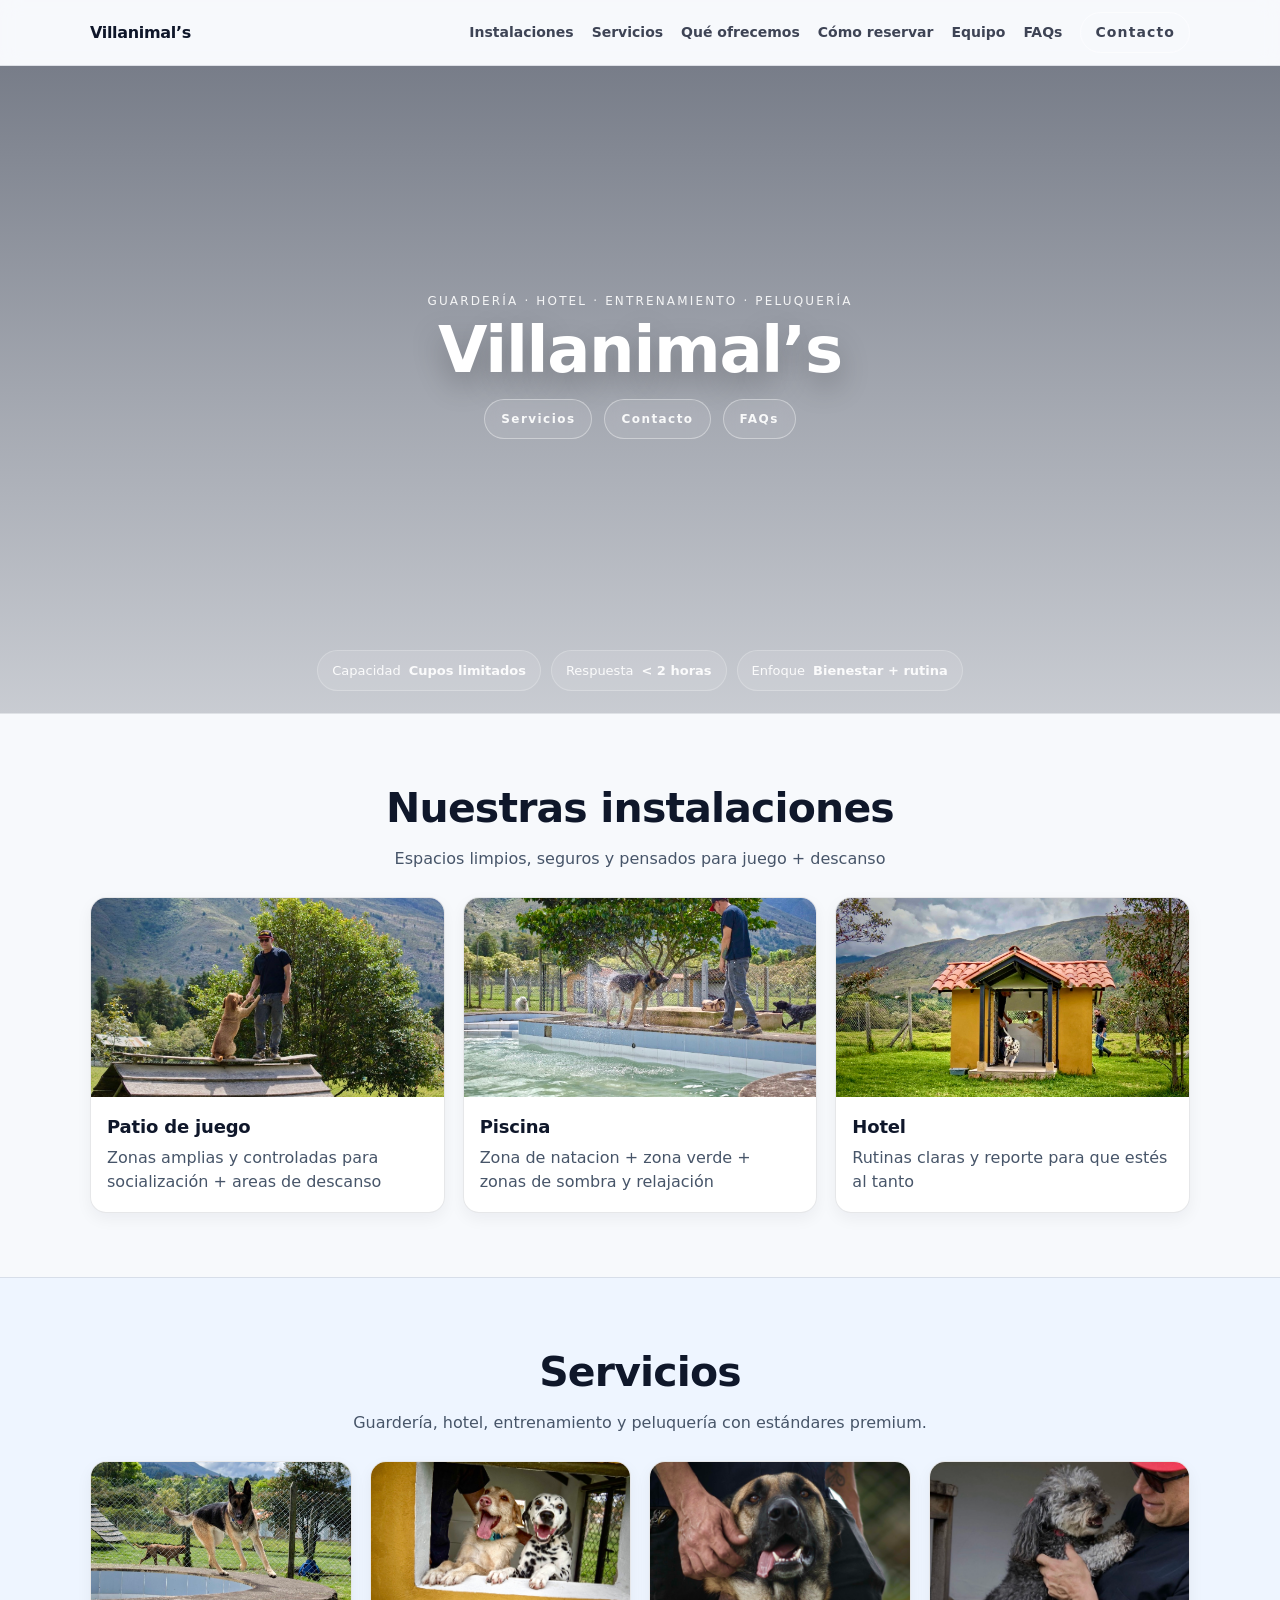
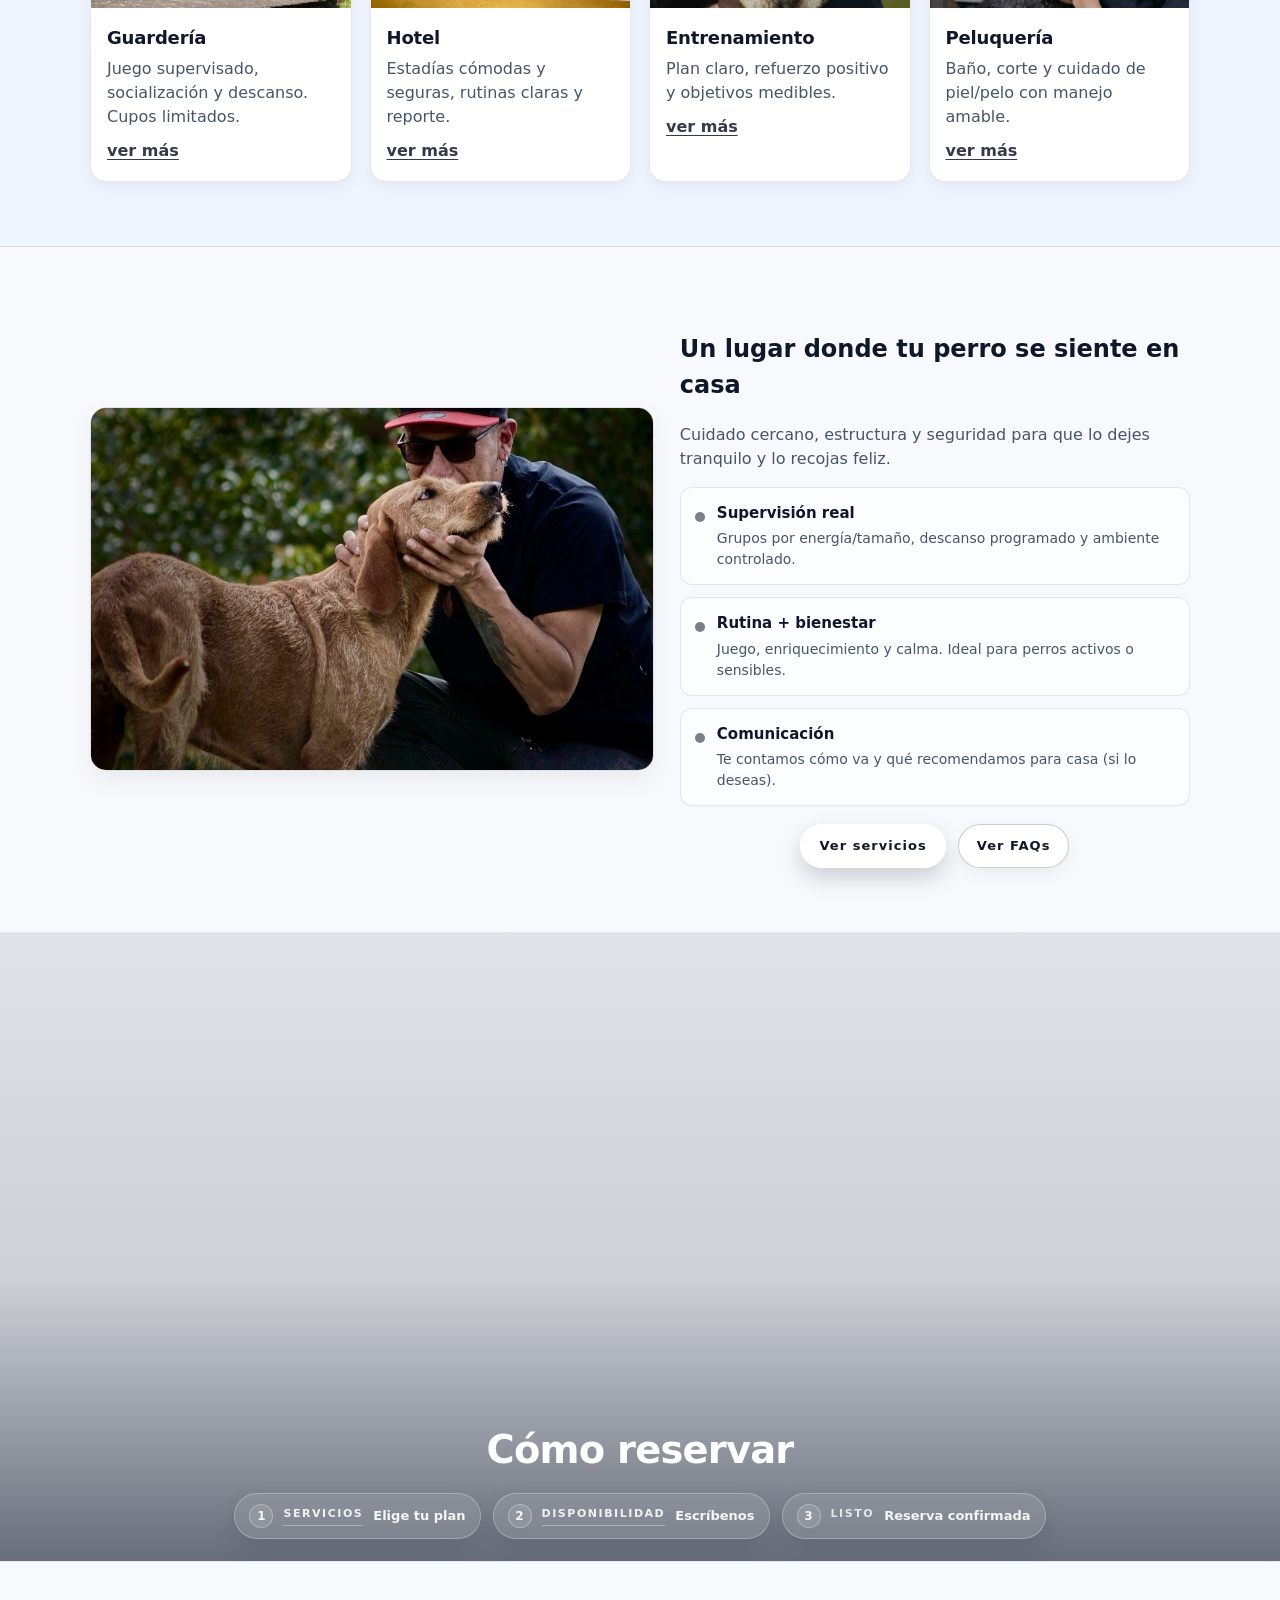
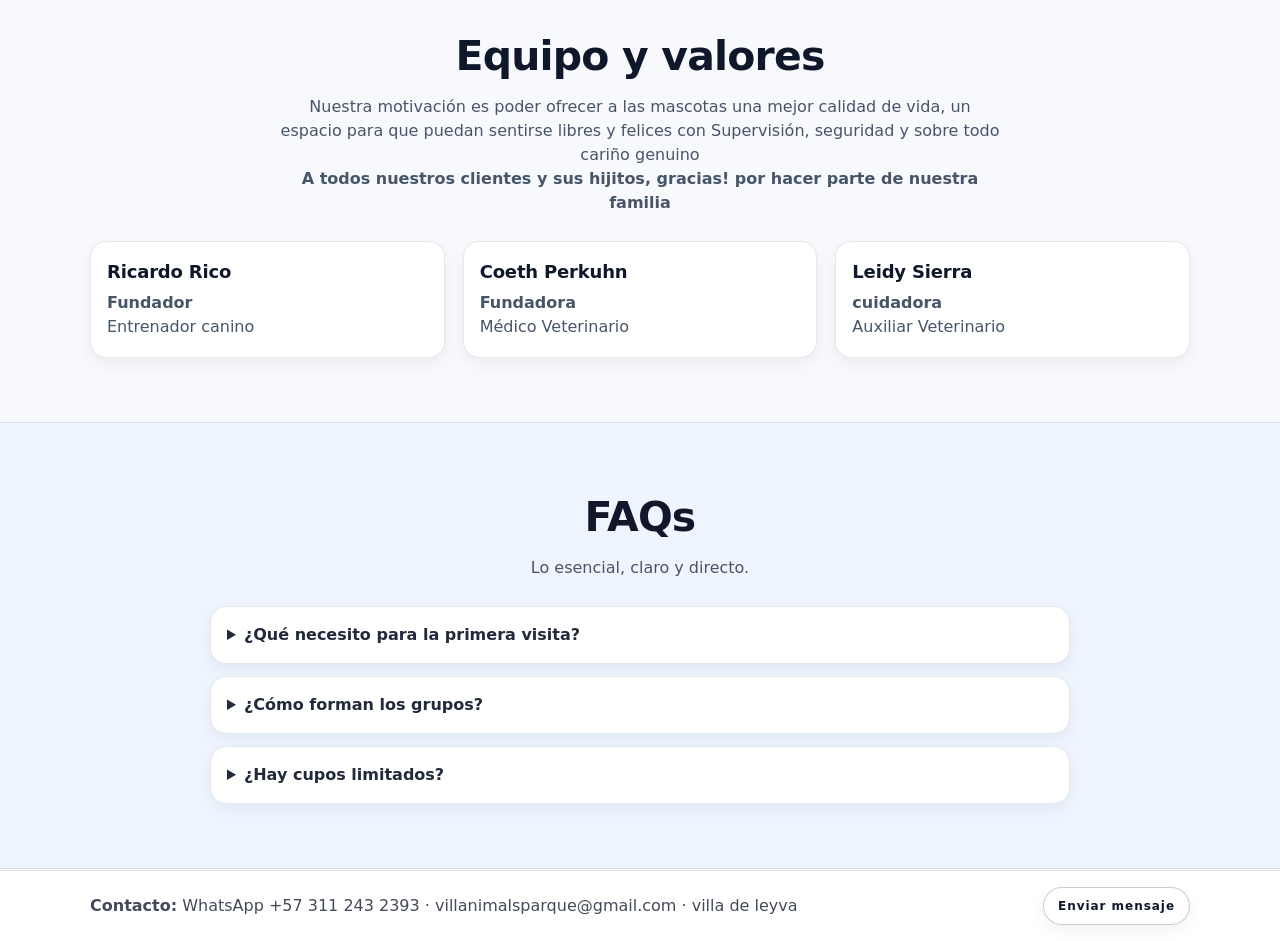
<file: index.html>
<!doctype html>
<html lang="es">
  <head>
    <meta charset="utf-8">
    <meta name="viewport" content="width=device-width, initial-scale=1">
    <title>Villanimal’s — Servicios</title>

    <!-- Conecta tu CSS -->
    <link rel="stylesheet" href="styles.css">
    <script src="reveal.js" defer></script>
    <link rel="preconnect" href="https://fonts.googleapis.com">
    <link rel="preconnect" href="https://fonts.gstatic.com" crossorigin>
    <link
      href="https://fonts.googleapis.com/css2?family=Fraunces:opsz,wght@9..144,600;9..144,800&display=swap"
      rel="stylesheet"
    >
  </head>

  <body>
    <!-- NAV (opcional, ancla a secciones) -->
    <nav class="topnav">
      <div class="container nav-inner">
        <a class="brand" href="#intro">Villanimal’s</a>
        <div class="nav-links">
          <a href="#instalaciones">Instalaciones</a>
          <a href="#servicios">Servicios</a>
          <a href="#ofrecemos">Qué ofrecemos</a>
          <a href="#como-reservar">Cómo reservar</a>
          <a href="#equipo">Equipo</a>
          <a href="#faqs">FAQs</a>
          <a class="btn btn--outline btn--sm" href="#contacto">Contacto</a>
        </div>
      </div>
    </nav>

    <!-- S1: INTRO (video fondo, como ya lo tienes) -->
    <header id="intro" class="hero">
      <video class="hero-video" autoplay muted loop playsinline>
        <source src="intro.mp4" type="video/mp4">
        Tu navegador no soporta video HTML5.
      </video>

      <div class="hero-overlay"></div>

      <div class="hero-content">
        <p class="kicker">GUARDERÍA · HOTEL · ENTRENAMIENTO · PELUQUERÍA</p>
        <h1>Villanimal’s</h1>

        <div class="hero-ctas">
          <a class="hero-btn" href="services.html">Servicios</a>
          <a
            class="hero-btn"
            href="https://wa.me/573112432393?text=Hola%20Villanimals%2C%20quiero%20reservar%20un%20servicio."
          >Contacto</a>
          <a class="hero-btn" href="#faqs">FAQs</a>
        </div>
      </div>

      <div class="hero-badges">
        <span class="badge">Capacidad <strong>Cupos limitados</strong></span>
        <span class="badge">Respuesta <strong>&lt; 2 horas</strong></span>
        <span class="badge">Enfoque <strong>Bienestar + rutina</strong></span>
      </div>
    </header>

    <!-- S2: NUESTRAS INSTALACIONES -->
    <section id="instalaciones" class="section">
      <div class="container">
        <header class="section-head">
          <h2>Nuestras instalaciones</h2>
          <p>Espacios limpios, seguros y pensados para juego + descanso</p>
        </header>

        <div class="grid grid-3">
          <article class="card card--media">
            <img src="inst1.jpg" alt="Patio de juego">
            <div class="card-body">
              <h3>Patio de juego</h3>
              <p>Zonas amplias y controladas para socialización + areas de descanso</p>
            </div>
          </article>

          <article class="card card--media">
            <img src="inst2.jpg" alt="Área de descanso">
            <div class="card-body">
              <h3>Piscina</h3>
              <p>Zona de natacion + zona verde + zonas de sombra y relajación</p>
            </div>
          </article>

          <article class="card card--media">
            <img src="inst3.jpg" alt="Hotel">
            <div class="card-body">
              <h3>Hotel</h3>
              <p>Rutinas claras y reporte para que estés al tanto</p>
            </div>
          </article>
        </div>
      </div>
    </section>

    <!-- S3: SERVICIOS -->
    <section id="servicios" class="section section--soft">
      <div class="container">
        <header class="section-head">
          <h2>Servicios</h2>
          <p>Guardería, hotel, entrenamiento y peluquería con estándares premium.</p>
        </header>

        <div class="grid grid-4">
          <article class="card card--service">
            <img src="guardp.jpg" alt="Guardería">
            <div class="card-body">
              <h3>Guardería</h3>
              <p>Juego supervisado, socialización y descanso. Cupos limitados.</p>
              <a class="link" href="services.html">ver más</a>
            </div>
          </article>

          <article class="card card--service">
            <img src="hotelp.jpg" alt="Hotel">
            <div class="card-body">
              <h3>Hotel</h3>
              <p>Estadías cómodas y seguras, rutinas claras y reporte.</p>
              <a class="link" href="services.html">ver más</a>
            </div>
          </article>

          <article class="card card--service">
            <img src="trainp.jpg" alt="Entrenamiento">
            <div class="card-body">
              <h3>Entrenamiento</h3>
              <p>Plan claro, refuerzo positivo y objetivos medibles.</p>
              <a class="link" href="services.html">ver más</a>
            </div>
          </article>

          <article class="card card--service">
            <img src="peluqp.jpg" alt="Peluquería">
            <div class="card-body">
              <h3>Peluquería</h3>
              <p>Baño, corte y cuidado de piel/pelo con manejo amable.</p>
              <a class="link" href="services.html">ver más</a>
            </div>
          </article>
        </div>
      </div>
    </section>

    <!-- S4: QUÉ OFRECEMOS -->
    <section id="ofrecemos" class="section">
      <div class="container split">
        <div class="split-media">
          <img class="media" src="encasa2.jpg" alt="Perros felices">
        </div>

        <div class="split-content">
          <h2>Un lugar donde tu perro se siente en casa</h2>
          <p class="muted">Cuidado cercano, estructura y seguridad para que lo dejes tranquilo y lo recojas feliz.</p>

          <div class="feature-list">
            <div class="feature">
              <span class="dot" aria-hidden="true"></span>
              <div>
                <h3>Supervisión real</h3>
                <p>Grupos por energía/tamaño, descanso programado y ambiente controlado.</p>
              </div>
            </div>

            <div class="feature">
              <span class="dot" aria-hidden="true"></span>
              <div>
                <h3>Rutina + bienestar</h3>
                <p>Juego, enriquecimiento y calma. Ideal para perros activos o sensibles.</p>
              </div>
            </div>

            <div class="feature">
              <span class="dot" aria-hidden="true"></span>
              <div>
                <h3>Comunicación</h3>
                <p>Te contamos cómo va y qué recomendamos para casa (si lo deseas).</p>
              </div>
            </div>
          </div>

          <div class="actions">
            <a class="btn btn--primary" href="#servicios">Ver servicios</a>
            <a class="btn btn--outline" href="#faqs">Ver FAQs</a>
          </div>
        </div>
      </div>
    </section>

    <!-- S4.2: PASO A PASO -->
    <section id="como-reservar" class="reserve-full">
      <video class="reserve-full__video" autoplay muted loop playsinline>
        <source src="dogs.mp4" type="video/mp4">
        Tu navegador no soporta video HTML5.
      </video>

      <div class="reserve-full__shade"></div>

      <div class="reserve-full__content">
        <header class="reserve-full__head">
          <h2>Cómo reservar</h2>
        </header>

        <ol class="reserve-full__steps">
          <li class="step">
            <a class="step__tag" href="#servicios">Servicios</a>
            <div class="step__title">Elige tu plan</div>
          </li>

          <li class="step">
            <a
              class="step__tag"
              href="https://wa.me/573112432393?text=Hola%20Villanimals%2C%20quiero%20confirmar%20disponibilidad."
              target="_blank"
              rel="noopener"
            >Disponibilidad</a>
            <div class="step__title">Escríbenos</div>
          </li>

          <li class="step">
            <span class="step__tag step__tag--static">Listo</span>
            <div class="step__title">Reserva confirmada</div>
          </li>
        </ol>
      </div>
    </section>

    <!-- S5: EQUIPO Y VALORES -->
    <section id="equipo" class="section">
      <div class="container">
        <header class="section-head">
          <h2>Equipo y valores</h2>
          <p>
            Nuestra motivación es poder ofrecer a las mascotas una mejor calidad de vida, un espacio para que puedan sentirse libres y felices con Supervisión, seguridad y sobre todo cariño genuino
            <br>
            <strong>A todos nuestros clientes y sus hijitos, gracias! por hacer parte de nuestra familia</strong>
          </p>
        </header>

        <div class="grid grid-3">
          <article class="card">
            <div class="card-body">
              <h3>Ricardo Rico</h3>
              <p><strong>Fundador</strong> <br> Entrenador canino</p>
            </div>
          </article>

          <article class="card">
            <div class="card-body">
              <h3>Coeth Perkuhn</h3>
              <p><strong>Fundadora</strong> <br> Médico Veterinario</p>
            </div>
          </article>

          <article class="card">
            <div class="card-body">
              <h3>Leidy Sierra</h3>
              <p><strong>cuidadora</strong> <br> Auxiliar Veterinario</p>
            </div>
          </article>
        </div>
      </div>
    </section>

    <!-- S6: FAQS (sin JS usando details/summary) -->
    <section id="faqs" class="section section--soft">
      <div class="container">
        <header class="section-head">
          <h2>FAQs</h2>
          <p>Lo esencial, claro y directo.</p>
        </header>

        <div class="faq">
          <details class="faq-item">
            <summary>¿Qué necesito para la primera visita?</summary>
            <div class="faq-body">
              Carnet de vacunación y desparacitación al día, informacion de energía/tamaño, correa y comida para la estadía y cualquier indicación especial.
            </div>
          </details>

          <details class="faq-item">
            <summary>¿Cómo forman los grupos?</summary>
            <div class="faq-body">Por energía, tamaño y compatibilidad. Priorizamos calma y seguridad.</div>
          </details>

          <details class="faq-item">
            <summary>¿Hay cupos limitados?</summary>
            <div class="faq-body">Sí. Para mantener supervisión real y rutinas controladas.</div>
          </details>
        </div>
      </div>
    </section>

    <!-- S7: CONTACTO -->
    <footer id="contacto" class="contact-line">
      <div class="container contact-inner">
        <p>
          <strong>Contacto:</strong> WhatsApp +57 311 243 2393 · villanimalsparque@gmail.com · villa de leyva
        </p>
        <a
          class="btn btn--outline btn--sm"
          href="https://wa.me/573112432393?text=Hola%20Villanimals%2C%20quiero%20reservar%20un%20servicio."
        >Enviar mensaje</a>
      </div>
    </footer>
  </body>
</html>
</file>
<file: styles.css>
/* =========
   ESTILO “más delicado y serio” (sin cambiarlo todo)
   - menos “fluffy”: menos radio, menos sombra, más borde sutil
   - tipografía más sobria: pesos y tracking moderados
   ========= */

:root{
  --bg: #f7f9fc;
  --soft: #eef5ff;
  --card: #ffffff;
  --text: #0f172a;
  --muted: #475569;
  --border: rgba(15, 23, 42, 0.10);
  --shadow: 0 10px 24px rgba(15, 23, 42, 0.06);
  --shadow-sm: 0 6px 16px rgba(15, 23, 42, 0.05);
  --radius: 16px;        /* antes súper redondo -> ahora más serio */
  --radius-sm: 12px;
  --accent: #0f172a;     /* sobrio */
}

*{ box-sizing: border-box; }
html{ scroll-behavior: smooth; }
body{
  margin: 0;
  font-family: system-ui, -apple-system, Segoe UI, Roboto, Arial, sans-serif;
  color: var(--text);
  background: var(--bg);
  line-height: 1.5;
}

img{ max-width: 100%; display:block; }
.container{
  width: min(1100px, 92%);
  margin: 0 auto;
}

/* NAV */
.topnav{
  position: sticky; top: 0;
  z-index: 50;
  background: rgba(247,249,252,0.75);
  backdrop-filter: blur(10px);
  border-bottom: 1px solid var(--border);
}
.nav-inner{
  display:flex; align-items:center; justify-content:space-between;
  padding: 12px 0;
}
.brand{
  text-decoration:none;
  color: var(--text);
  font-weight: 800;
  letter-spacing: -0.02em;
}
.nav-links{
  display:flex; gap: 18px; align-items:center;
}
.nav-links a{
  text-decoration:none;
  color: rgba(15,23,42,0.80);
  font-weight: 600;
  font-size: 14px;
}
.nav-links a:hover{ color: var(--text); }

/* HERO (video) */
/* HERO (video) */
.hero{
  position: relative;
  min-height: 72vh;
  display: flex;
  justify-content: center;   /* <- asegura centrado horizontal */
  align-items: center;       /* <- centrado vertical */
  overflow: hidden;
  border-bottom: 1px solid var(--border);
}

.hero-video{
  position: absolute;
  inset: 0;
  width: 100%;
  height: 100%;
  object-fit: cover;
}

.hero-overlay{
  position: absolute;
  inset: 0;
  background: linear-gradient(
    180deg,
    rgba(15,23,42,0.55) 0%,
    rgba(15,23,42,0.35) 55%,
    rgba(15,23,42,0.20) 100%
  );
}

/* Contenido centrado SIEMPRE */
.hero-content{
  position: relative;
  z-index: 2;
  width: min(1100px, 92%);  /* <- container aquí para que no dependa de .container */
  margin: 0 auto;
  padding: 72px 0 120px;    /* <- espacio abajo para badges */
  color: #fff;
  text-align: center;
}

.kicker{
  margin: 0 0 10px;
  font-size: 12px;
  letter-spacing: 0.18em;
  opacity: 0.9;
}

.hero h1{
  margin: 0;
  font-size: clamp(42px, 5vw, 68px);
  letter-spacing: -0.02em;
  line-height: 0.95;
  text-shadow: 0 12px 30px rgba(0,0,0,0.25);
}

/* Botones transparentes elegantes bajo el título */
.hero-ctas{
  margin-top: 18px;
  display: flex;
  gap: 12px;
  justify-content: center;
  flex-wrap: wrap;
}

.hero-btn{
  display: inline-flex;
  align-items: center;
  justify-content: center;

  padding: 10px 16px;
  border-radius: 999px;

  background: rgba(255,255,255,0.08);
  border: 1px solid rgba(255,255,255,0.38);
  color: rgba(255,255,255,0.92);

  text-decoration: none;
  font-weight: 700;
  letter-spacing: 0.12em;
  font-size: 12px;

  backdrop-filter: blur(10px);
  transition: transform 160ms ease, background 160ms ease, border-color 160ms ease;
}

.hero-btn:hover{
  transform: translateY(-1px);
  background: rgba(255,255,255,0.13);
  border-color: rgba(255,255,255,0.55);
}

.hero-btn:active{
  transform: translateY(0);
}

/* Badges pegados al borde inferior del video */
.hero-badges{
  position: absolute;
  left: 50%;
  bottom: 22px;
  transform: translateX(-50%);
  width: min(1100px, 92%);
  display: flex;
  gap: 10px;
  justify-content: center;
  flex-wrap: wrap;
  z-index: 3;
}


/* (opcional) si en móvil se amontona mucho, baja un poco el padding */
@media (max-width: 520px){
  .hero-content{ padding: 56px 0 132px; }
  .hero-badges{ bottom: 16px; }
}

/* SECCIONES */
.section{ padding: 64px 0; }
.section--soft{
  background: var(--soft);
  border-top: 1px solid var(--border);
  border-bottom: 1px solid var(--border);
}
.section-head{
  text-align:center;
  margin-bottom: 26px;
}
.section-head h2{
  margin: 0 0 8px;
  font-size: clamp(28px, 3.2vw, 42px);
  letter-spacing: -0.02em;
}
.section-head p{
  margin: 0 auto;
  max-width: 720px;
  color: var(--muted);
}

/* GRID */
.grid{ display:grid; gap: 18px; }
.grid-3{ grid-template-columns: repeat(3, minmax(0,1fr)); }
.grid-4{ grid-template-columns: repeat(4, minmax(0,1fr)); }
@media (max-width: 980px){
  .grid-4{ grid-template-columns: repeat(2, minmax(0,1fr)); }
}
@media (max-width: 820px){
  .grid-3{ grid-template-columns: 1fr; }
}

/* CARDS (menos “fluffy”) */
.card{
  background: var(--card);
  border: 1px solid var(--border);
  border-radius: var(--radius);
  box-shadow: var(--shadow-sm);
  overflow:hidden;
}
.card-body{ padding: 16px 16px 18px; }
.card h3{
  margin: 0 0 6px;
  font-size: 18px;
  letter-spacing: -0.01em;
}
.card p{ margin: 0; color: var(--muted); }

.card--media img,
.card--service img{
  width:100%;
  aspect-ratio: 16/9;
  object-fit: cover;
}

/* Links sutiles */
.link{
  display:inline-block;
  margin-top: 10px;
  color: rgba(15,23,42,0.85);
  font-weight: 700;
  text-decoration: underline;
  text-underline-offset: 3px;
}
.link:hover{ color: var(--text); }

/* Split layout (S4) */
.split{
  display:grid;
  grid-template-columns: 1.05fr 0.95fr;
  gap: 26px;
  align-items:center;
}
.split .media{
  border-radius: var(--radius);
  border: 1px solid var(--border);
  box-shadow: var(--shadow);
}
@media (max-width: 900px){
  .split{ grid-template-columns: 1fr; }
}

.muted{ color: var(--muted); }

/* Features (chips/lista) */
.feature-list{ margin-top: 14px; display:grid; gap: 12px; }
.feature{
  display:flex; gap: 12px;
  padding: 14px 14px;
  border: 1px solid var(--border);
  border-radius: var(--radius-sm);
  background: rgba(255,255,255,0.65);
}
.feature h4{ margin: 0 0 4px; font-size: 15px; }
.feature p{ margin: 0; color: var(--muted); font-size: 14px; }
.dot{
  width: 10px; height: 10px;
  border-radius: 999px;
  background: rgba(15,23,42,0.55);
  margin-top: 6px;
}

/* Steps */
.card--step{
  padding: 16px;
}
.step-top{
  display:flex; align-items:center; justify-content:space-between;
  margin-bottom: 8px;
}
.step-n{
  font-weight: 800;
  color: rgba(15,23,42,0.25);
  font-size: 28px;
  letter-spacing: -0.02em;
}
.pill{
  width: 34px; height: 34px;
  border-radius: 999px;
  display:inline-flex; align-items:center; justify-content:center;
  border: 1px solid var(--border);
  background: rgba(255,255,255,0.8);
  color: rgba(15,23,42,0.65);
}

/* Badges arriba (más sobrios) */
.badge{
  display:inline-flex;
  gap: 8px;
  align-items:center;
  padding: 10px 14px;
  border-radius: 999px;
  border: 1px solid rgba(255,255,255,0.22);
  background: rgba(255,255,255,0.10);
  color: rgba(255,255,255,0.92);
  font-size: 13px;
}

/* Botones (serios: outline limpio + primary sobrio) */
.btn{
  display:inline-flex;
  align-items:center;
  justify-content:center;
  gap: 10px;
  padding: 11px 18px;
  border-radius: 999px;
  font-weight: 800;
  letter-spacing: 0.08em;
  font-size: 13px;
  text-decoration:none;
  border: 1px solid transparent;
  transition: transform 160ms ease, box-shadow 160ms ease, background 160ms ease, border-color 160ms ease;
}
.btn--sm{ padding: 9px 14px; font-size: 12px; }
.btn--primary{
  background: rgba(255,255,255,0.92);
  color: var(--accent);
  border-color: rgba(255,255,255,0.35);
  box-shadow: 0 10px 22px rgba(15,23,42,0.18);
}
.btn--outline{
  background: rgba(255,255,255,0.00);
  color: #fff;
  border-color: rgba(255,255,255,0.55);
}
.section .btn--outline{ /* outline en secciones claras */
  color: var(--text);
  border-color: rgba(15,23,42,0.22);
  background: #fff;
  box-shadow: var(--shadow-sm);
}
.btn:hover{
  transform: translateY(-1px);
  box-shadow: 0 14px 28px rgba(15,23,42,0.14);
}
.btn:active{ transform: translateY(0); }

/* FAQ */
.faq{ max-width: 860px; margin: 0 auto; display:grid; gap: 12px; }
.faq-item{
  background: #fff;
  border: 1px solid var(--border);
  border-radius: var(--radius);
  box-shadow: var(--shadow-sm);
  padding: 2px 0;
}
.faq-item summary{
  cursor:pointer;
  padding: 14px 16px;
  font-weight: 800;
  color: rgba(15,23,42,0.92);
}
.faq-body{
  padding: 0 16px 14px;
  color: var(--muted);
}

/* Contact line */
.contact-line{
  border-top: 1px solid var(--border);
  background: #fff;
}
.contact-inner{
  padding: 16px 0;
  display:flex;
  align-items:center;
  justify-content:space-between;
  gap: 12px;
  flex-wrap:wrap;
}
.contact-inner p{
  margin: 0;
  color: rgba(15,23,42,0.78);
}
.bg-section{ position: relative; overflow:hidden; color:#fff; }

.bg-img{
  position:absolute;
  inset:0;
  width:100%;
  height:100%;
  object-fit: cover;
  transform: scale(1.02);
}

.bg-overlay{
  position:absolute;
  inset:0;
  background: rgba(15,23,42,0.55);
}

.bg-section > .container{
  position: relative;
  z-index: 1;
}
/* ===== Cómo reservar (lista elegante + foto, sin agrandar la sección) ===== */
/* ===== Sección completa con video de fondo ===== */
.reserve-full{
  position: relative;
  min-height: 520px;                 /* ajusta si quieres */
  height: 70vh;                      /* ocupa toda la sección */
  overflow: hidden;
  border-top: 1px solid rgba(15,23,42,0.08);
  border-bottom: 1px solid rgba(15,23,42,0.08);
}

/* video full */
.reserve-full__video{
  position: absolute;
  inset: 0;
  width: 100%;
  height: 100%;
  object-fit: cover;
  object-position: center 35%;
}

/* sombra para legibilidad */
.reserve-full__shade{
  position: absolute;
  inset: 0;
  background: linear-gradient(
    180deg,
    rgba(15,23,42,0.10) 0%,
    rgba(15,23,42,0.18) 55%,
    rgba(15,23,42,0.62) 100%
  );
}

/* contenido encima del video */
.reserve-full__content{
  position: relative;
  z-index: 2;
  height: 100%;
  width: min(1100px, 92%);
  margin: 0 auto;

  display: flex;
  flex-direction: column;
  justify-content: flex-end;          /* todo abajo */
  padding: 34px 0 22px;               /* espacio abajo para pasos */
  color: #fff;
}

/* título arriba de los pasos, pero aún en la parte inferior */
.reserve-full__head{
  text-align: center;
  margin-bottom: 14px;
}

.reserve-full__head h2{
  margin: 0;
  font-size: clamp(26px, 3vw, 40px);
  letter-spacing: -0.02em;
}

.reserve-full__head p{
  margin: 6px 0 0;
  opacity: 0.9;
}

/* 3 pasos abajo sobre el video */
.reserve-full__steps{
  list-style: none;
  margin: 0;
  padding: 0;

  display: flex;                 /* en vez de grid */
  gap: 12px;
  justify-content: center;
  flex-wrap: wrap;

  counter-reset: rstep;          /* para numeración automática */
}

/* card glass delicada */
.step{
  counter-increment: rstep;
  display: inline-flex;
  align-items: center;
  gap: 10px;

  padding: 10px 14px;
  border-radius: 999px;

  background: rgba(255,255,255,0.10);
  border: 1px solid rgba(255,255,255,0.28);
  backdrop-filter: blur(10px);

  box-shadow: 0 10px 24px rgba(0,0,0,0.10);
}

.step::before{
  content: counter(rstep);
  width: 22px;
  height: 22px;
  border-radius: 999px;

  display: inline-flex;
  align-items: center;
  justify-content: center;

  font-weight: 800;
  font-size: 12px;
  color: rgba(255,255,255,0.92);

  border: 1px solid rgba(255,255,255,0.30);
  background: rgba(255,255,255,0.10);
}

/* el tag ya NO como “pill dentro de pill”; que sea texto limpio */
.step__tag{
  padding: 0;
  border: 0;
  background: transparent;

  text-decoration: none;
  font-size: 11px;
  font-weight: 800;
  letter-spacing: 0.14em;
  text-transform: uppercase;
  color: rgba(255,255,255,0.88);

  border-bottom: 1px solid rgba(255,255,255,0.35);
  padding-bottom: 2px;
}

.step__tag:hover{
  border-bottom-color: rgba(255,255,255,0.65);
}

.step__tag--static{
  border-bottom-color: transparent;
  pointer-events: none;
  opacity: 0.9;
}

.step__title{
  margin: 0;
  font-weight: 700;
  font-size: 13px;
  color: rgba(255,255,255,0.92);
  white-space: nowrap; /* se ve “limpio” */
}

/* responsive: que no se rompa */
@media (max-width: 860px){
  .step__title{ white-space: normal; }
}


















/* Variante del hero usando imagen como fondo */
.hero--photo{
  background-image: var(--hero-img);
  background-size: cover;
  background-repeat: no-repeat;
  background-position: center 35%;
}

/* En services no hay video, pero mantenemos compatibilidad */
.hero--photo .hero-video{ display:none; }

/* Ajuste de altura del hero foto */
.hero--photo{
  min-height: 52vh;
}

/* Botones pequeños en el hero (sin “bola gorda”) */
.hero-actions{
  margin-top: 16px;
  display: flex;
  gap: 10px;
  justify-content: center;
  flex-wrap: wrap;
}

/* Grid 3 (por si tu styles.css no lo trae) */
.grid-3{
  grid-template-columns: repeat(3, minmax(0,1fr));
}
@media (max-width: 980px){
  .grid-3{ grid-template-columns: 1fr; }
}

/* Kicker pequeño dentro de cards */
.kicker-sm{
  margin: 0 0 6px;
  font-weight: 800;
  letter-spacing: 0.14em;
  text-transform: uppercase;
  font-size: 12px;
  color: rgba(15,23,42,0.75);
}

/* Botón reservar centrado */
.svc-actions{
  margin-top: 16px;
  display: flex;
  justify-content: center;
}






/* ==========================================
   RESPONSIVE (APLICA A INDEX + SERVICES)
   Pegar AL FINAL del styles.css
   ========================================== */

body { overflow-x: hidden; }
video { max-width: 100%; display: block; }

/* 1) Tablet / pantallas medianas */
@media (max-width: 720px){

  /* Secciones un poco más compactas */
  .section{ padding: 44px 0; }

  /* NAV: que no reviente con muchos links */
  .nav-inner{
    flex-wrap: wrap;
    gap: 10px;
    align-items: flex-start;
  }
  .nav-links{
    width: 100%;
    justify-content: center;
    flex-wrap: wrap;
    gap: 10px;
  }
  .nav-links a{
    padding: 8px 10px;   /* área táctil */
  }

  /* HERO */
  .hero{ min-height: 64vh; }
  .hero-content{ padding: 56px 0 124px; }

  /* Badges más compactos */
  .badge{
    padding: 9px 12px;
    font-size: 12px;
  }
}

/* 2) Celular */
@media (max-width: 600px){

  /* Margen lateral más consistente en celular */
  .container{ width: calc(100% - 1.25rem); }

  /* IMPORTANTÍSIMO: grid de 4 cards a 1 columna en celular */
  .grid-4{ grid-template-columns: 1fr; }

  /* Tipografía del hero más proporcional */
  .hero h1{
    font-size: clamp(34px, 10vw, 52px);
  }

  /* Botones: estilo “pro” en móvil (full width) */
  .hero-btn,
  .btn{
    width: 100%;
    justify-content: center;
  }
  .hero-btn{ max-width: 420px; } /* evita que se vea gigante en pantallas grandes */

  /* Sección “Cómo reservar” (video de fondo) */
  .reserve-full{
    min-height: 420px;
    height: 62vh;
  }
  .reserve-full__content{
    padding: 22px 0 16px;
  }
  .step__title{
    font-size: 12.5px;
  }
}

/* 3) FIX: botón outline en el footer blanco (si no, queda “invisible”) */
.contact-line .btn--outline{
  color: var(--text);
  border-color: rgba(15,23,42,0.22);
  background: #fff;
  box-shadow: var(--shadow-sm);
}
/* ==========================================
   MOBILE FIX (NAV + GRIDS + HERO)
   Pegar al FINAL de styles.css
   ========================================== */

/* 1) NAV: compacto en móvil + links en 1 sola fila con scroll */
@media (max-width: 720px){
  .nav-inner{
    flex-direction: column;            /* marca arriba, links abajo */
    align-items: flex-start;
    gap: 8px;
    padding: 10px 0;
  }

  .nav-links{
    width: 100%;
    justify-content: flex-start;
    flex-wrap: nowrap !important;      /* evita que se parta en 2-3 filas */
    overflow-x: auto;                  /* scroll horizontal */
    overflow-y: hidden;
    -webkit-overflow-scrolling: touch;
    gap: 12px;
    padding-bottom: 4px;
    scrollbar-width: none;             /* Firefox */
  }
  .nav-links::-webkit-scrollbar{ display: none; } /* iOS/Safari/Chrome */

  .nav-links a{
    white-space: nowrap;               /* cada link en una sola línea */
    font-size: 13px;
  }

  /* Botón contacto NO full-width y con menos tracking */
  .nav-links .btn{
    width: auto !important;
    padding: 8px 12px;
    letter-spacing: 0.06em;
    white-space: nowrap;
  }
}

/* 2) GRIDS: en celular, 4 columnas -> 1 columna */
@media (max-width: 600px){
  .grid-4{ grid-template-columns: 1fr !important; }

  /* HERO botones: que se vean “pro” y centrados */
  .hero-ctas{
    gap: 10px;
  }
  .hero-btn{
    width: min(420px, 100%);  /* full pero con límite */
    letter-spacing: 0.10em;   /* un poco menos para que no se vea raro */
  }

  /* Un poco menos de aire arriba/abajo */
  .hero-content{ padding: 56px 0 110px; }
}
/* =========================================================
   MOBILE POLISH (INDEX + SERVICES)
   Pegar AL FINAL de styles.css
   ========================================================= */

/* ---------- 1) FIX: “puntos corridos” en Qué ofrecemos ---------- */
/* El problema era: en tu HTML usas h3 dentro de .feature,
   pero tu CSS solo reseteaba márgenes de h4 -> h3 quedaba con margen default */
.feature{
  align-items: flex-start;
}
.feature h3,
.feature h4{
  margin: 0 0 4px;
  font-size: 15px;
}
.feature p{
  margin: 0;
}
.dot{
  flex: 0 0 10px;
  margin-top: 10px; /* queda alineado con el título */
}

/* ---------- 2) Botones “no amontonados” en móvil ---------- */
@media (max-width: 600px){
  .actions{
    display: grid;
    gap: 12px;
    justify-items: center;
  }
  .actions .btn{
    width: min(420px, 100%);
  }

  /* Hero buttons también más “clean” */
  .hero-ctas{
    gap: 12px;
  }
  .hero-btn{
    width: min(420px, 100%);
    letter-spacing: 0.10em; /* menos separado = más fino en móvil */
    background: rgba(255,255,255,0.12);
    border-color: rgba(255,255,255,0.34);
    box-shadow: 0 10px 24px rgba(0,0,0,0.12);
  }
}

/* ---------- 3) “Cajitas smooth” (glass) en móvil ---------- */
@media (max-width: 600px){
  .feature{
    background: rgba(255,255,255,0.78);
    border-color: rgba(15,23,42,0.10);
    box-shadow: 0 10px 24px rgba(15,23,42,0.08);
    backdrop-filter: blur(12px);
  }

  .card{
    box-shadow: 0 10px 24px rgba(15,23,42,0.08);
  }
}

/* ---------- 4) SERVICES HERO: título abajo (no en la cara del perro) ---------- */
/* Esto SOLO afecta el hero de services porque usa .hero--photo */
@media (max-width: 600px){
  .hero--photo{
    align-items: flex-end !important;      /* baja el bloque de texto */
    background-position: center 25%;       /* sube un poco el foco de la foto */
    min-height: 56vh;                      /* un pelín más alto se ve premium */
  }

  /* overlay más fuerte abajo (para leer texto) */
  .hero--photo .hero-overlay{
    background: linear-gradient(
      180deg,
      rgba(0,0,0,0.10) 0%,
      rgba(0,0,0,0.35) 55%,
      rgba(0,0,0,0.72) 100%
    );
  }

  .hero--photo .hero-content{
    padding: 18px 0 18px !important;       /* pega el contenido al fondo */
  }

  .hero--photo .kicker{
    font-size: 10px;
    letter-spacing: 0.14em;
    opacity: 0.85;
    margin-bottom: 8px;
  }

  .hero--photo h1{
    margin-bottom: 10px;
  }

  /* botones en columna, con aire */
  .hero--photo .hero-actions{
    width: min(420px, 100%);
    margin-inline: auto;
    display: grid;
    gap: 12px;
  }
  .hero--photo .hero-actions .btn{
    width: 100%;
  }
}

/* ===========================
   SCROLL REVEAL (fade + slide)
   =========================== */
.reveal{
  opacity: 0;
  transform: translateY(16px) scale(0.99);
  filter: blur(2px);
  transition:
    opacity 650ms cubic-bezier(.2,.8,.2,1),
    transform 650ms cubic-bezier(.2,.8,.2,1),
    filter 650ms cubic-bezier(.2,.8,.2,1);
  transition-delay: var(--d, 0ms);
  will-change: opacity, transform, filter;
}

.reveal.is-visible{
  opacity: 1;
  transform: translateY(0) scale(1);
  filter: blur(0);
}

/* Accesibilidad */
@media (prefers-reduced-motion: reduce){
  .reveal{
    opacity: 1 !important;
    transform: none !important;
    filter: none !important;
    transition: none !important;
  }
}

/* Botones de acciones (Ver servicios / Ver FAQs) */
.actions{
  margin-top: 18px;
  display: flex;
  gap: 12px;
  justify-content: center;
  flex-wrap: wrap;
}

@media (max-width: 600px){
  .actions{
    flex-direction: column;
    align-items: center;
  }
  .actions .btn{
    width: min(420px, 100%);
  }
}
/* Desktop: transición más lenta/suave */
@media (min-width: 901px){
  .reveal{
    transform: translateY(22px);
    transition-duration: 850ms;
  }
}
/* =========================
   HERO MOBILE: no “achichonado”
   ========================= */
@media (max-width: 600px){

  /* Altura correcta en móviles (Safari/iPhone) */
  .hero{
    min-height: 92vh;    /* fallback */
    min-height: 92svh;   /* iOS moderno */
    min-height: 92dvh;   /* Chrome/Android moderno */
  }

  /* Menos padding para que no empuje todo */
  .hero-content{
    padding: 64px 0 120px; /* arriba / abajo */
    max-width: 520px;
    margin-inline: auto;
  }

  .kicker{
    font-size: 11px;
    letter-spacing: 0.12em;
    margin-bottom: 10px;
  }

  .hero h1{
    font-size: clamp(34px, 9vw, 48px);
    margin-bottom: 14px;
  }

  /* Botones más “compactos” (ahora están demasiado altos) */
  .hero-ctas{
    display: grid;
    gap: 12px;
    width: min(420px, 100%);
    margin-inline: auto;
  }

  .hero-btn{
    padding: 14px 16px;     /* antes muy grande */
    font-size: 14px;
    letter-spacing: 0.08em; /* menos separación */
  }

  /* Badges: 2 arriba + 1 abajo centrado */
  .hero-badges{
    display: grid;
    grid-template-columns: 1fr 1fr;
    gap: 10px;
    width: min(520px, 100%);
    margin-inline: auto;
  }

  .hero-badges .badge{
    padding: 10px 12px;
    font-size: 12px;
    border-radius: 999px;
    white-space: nowrap;
  }

  /* El 3er badge ocupa toda la fila (se ve más limpio) */
  .hero-badges .badge:nth-child(3){
    grid-column: 1 / -1;
    justify-self: center;
  }
}
/* Móvil: hero minimal (sin badges ni botones) */
@media (max-width: 600px){
  .hero-badges{ display: none !important; }  /* quita badges */
  .hero-ctas{ display: none !important; }    /* quita botones */

  /* Ajusta el espacio para que no quede “vacío” */
  .hero-content{
    padding: 78px 0 64px !important;
    text-align: center;
  }

  .kicker{
    margin-bottom: 10px;
  }

  .hero h1{
    margin-bottom: 0;
  }
}
/* Reveal más lento en celular */
@media (max-width: 600px){
  .reveal{
    transition-duration: 950ms;  /* antes ~650ms */
    transform: translateY(22px); /* un pelín más smooth */
  }
}
</file>
